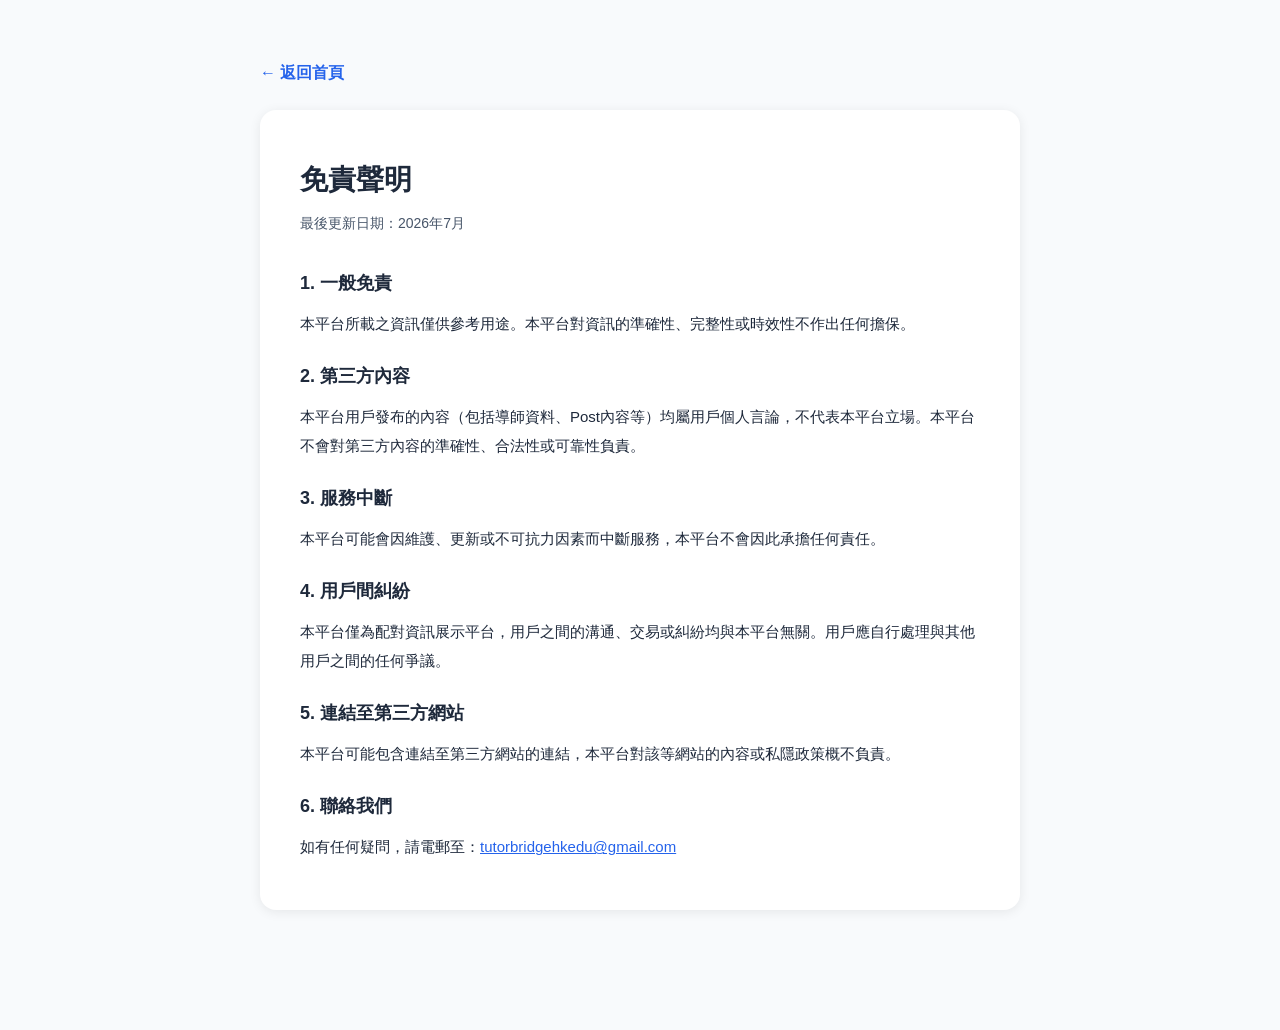
<file: disclaimer.html>
<!DOCTYPE html>
<html lang="zh-HK">
<head>
    <meta charset="UTF-8">
    <meta name="viewport" content="width=device-width, initial-scale=1.0">
    <title>免責聲明 — TutorBridgeHK</title>
    <link rel="stylesheet" href="style.css">
    <link rel="icon" type="image/png" sizes="32x32" href="tutorbridgehkicon3.png">
    <link rel="icon" type="image/png" sizes="16x16" href="tutorbridgehkicon3.png">
    <link rel="apple-touch-icon" sizes="180x180" href="tutorbridgehkicon3.png">
    <link rel="manifest" href="tutorbridgehkicon3.png">
    <style>
        .legal-page { max-width: 800px; margin: 60px auto; padding: 0 20px 60px; }
        .legal-page .back-link { display: inline-block; margin-bottom: 24px; color: var(--primary-color); text-decoration: none; font-weight: 600; }
        .legal-page .back-link:hover { text-decoration: underline; }
        .legal-page .legal-card { background: var(--white); padding: 48px 40px; border-radius: 16px; box-shadow: 0 2px 12px rgba(0,0,0,0.08); }
        .legal-page .legal-card h1 { font-size: 28px; color: var(--gray-800); margin-bottom: 8px; }
        .legal-page .legal-card .last-updated { color: var(--gray-600); font-size: 14px; margin-bottom: 32px; }
        .legal-page .legal-card h2 { font-size: 18px; color: var(--gray-800); margin: 24px 0 12px; }
        .legal-page .legal-card p, .legal-page .legal-card li { color: var(--gray-700); line-height: 1.9; font-size: 15px; }
        .legal-page .legal-card ul { padding-left: 24px; margin: 8px 0 16px; }
        @media (max-width: 600px) { .legal-page .legal-card { padding: 28px 20px; } .legal-page .legal-card h1 { font-size: 22px; } }
    </style>
</head>
<body>
    <div class="legal-page">
        <a href="index.html" class="back-link">← 返回首頁</a>
        <div class="legal-card">
            <h1>免責聲明</h1>
            <p class="last-updated">最後更新日期：2026年7月</p>

            <h2>1. 一般免責</h2>
            <p>本平台所載之資訊僅供參考用途。本平台對資訊的準確性、完整性或時效性不作出任何擔保。</p>

            <h2>2. 第三方內容</h2>
            <p>本平台用戶發布的內容（包括導師資料、Post內容等）均屬用戶個人言論，不代表本平台立場。本平台不會對第三方內容的準確性、合法性或可靠性負責。</p>

            <h2>3. 服務中斷</h2>
            <p>本平台可能會因維護、更新或不可抗力因素而中斷服務，本平台不會因此承擔任何責任。</p>

            <h2>4. 用戶間糾紛</h2>
            <p>本平台僅為配對資訊展示平台，用戶之間的溝通、交易或糾紛均與本平台無關。用戶應自行處理與其他用戶之間的任何爭議。</p>

            <h2>5. 連結至第三方網站</h2>
            <p>本平台可能包含連結至第三方網站的連結，本平台對該等網站的內容或私隱政策概不負責。</p>

            <h2>6. 聯絡我們</h2>
            <p>如有任何疑問，請電郵至：<a href="mailto:tutorbridgehkedu@gmail.com" style="color: var(--primary-color);">tutorbridgehkedu@gmail.com</a></p>
        </div>
    </div>
</body>
</html>
</file>
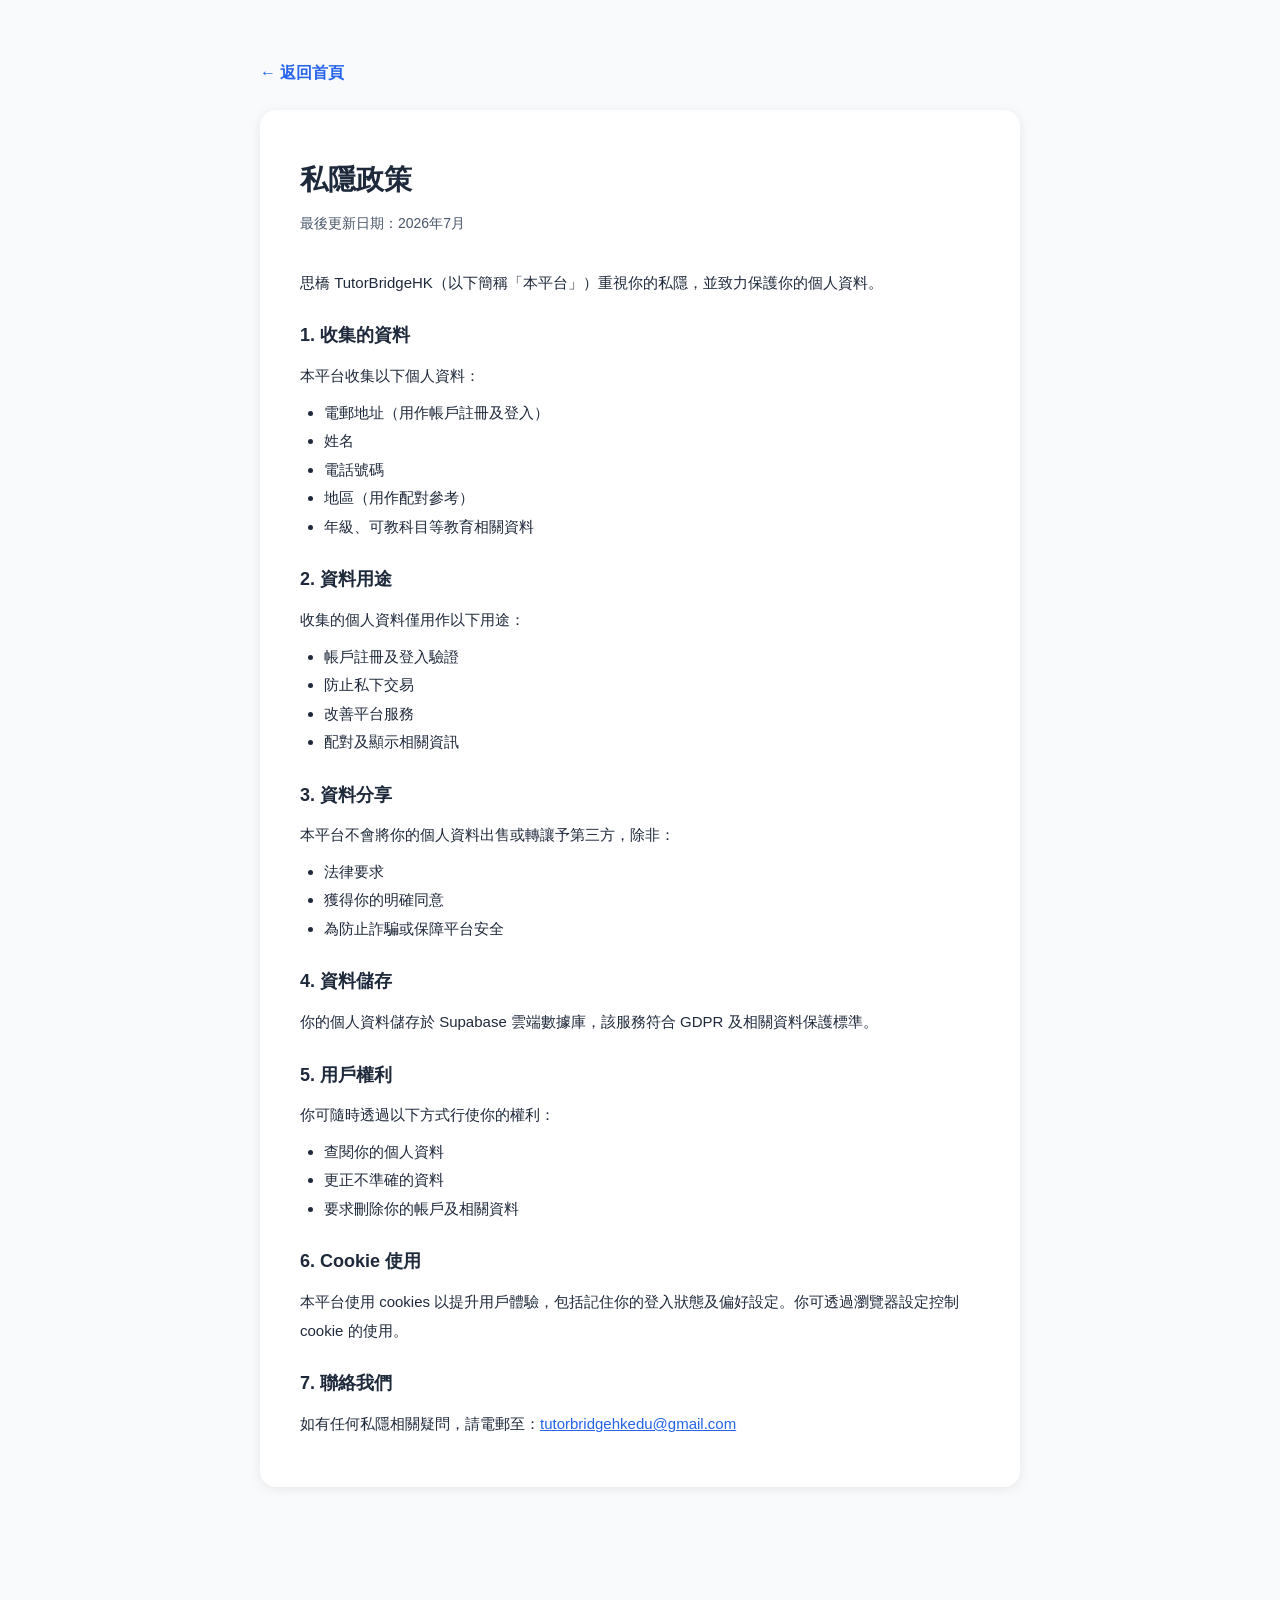
<file: privacy.html>
<!DOCTYPE html>
<html lang="zh-HK">
<head>
    <meta charset="UTF-8">
    <meta name="viewport" content="width=device-width, initial-scale=1.0">
    <title>私隱政策 — TutorBridgeHK</title>
    <link rel="stylesheet" href="style.css">
    <link rel="icon" type="image/png" sizes="32x32" href="tutorbridgehkicon3.png">
    <link rel="icon" type="image/png" sizes="16x16" href="tutorbridgehkicon3.png">
    <link rel="apple-touch-icon" sizes="180x180" href="tutorbridgehkicon3.png">
    <link rel="manifest" href="tutorbridgehkicon3.png">
    <style>
        .legal-page { max-width: 800px; margin: 60px auto; padding: 0 20px 60px; }
        .legal-page .back-link { display: inline-block; margin-bottom: 24px; color: var(--primary-color); text-decoration: none; font-weight: 600; }
        .legal-page .back-link:hover { text-decoration: underline; }
        .legal-page .legal-card { background: var(--white); padding: 48px 40px; border-radius: 16px; box-shadow: 0 2px 12px rgba(0,0,0,0.08); }
        .legal-page .legal-card h1 { font-size: 28px; color: var(--gray-800); margin-bottom: 8px; }
        .legal-page .legal-card .last-updated { color: var(--gray-600); font-size: 14px; margin-bottom: 32px; }
        .legal-page .legal-card h2 { font-size: 18px; color: var(--gray-800); margin: 24px 0 12px; }
        .legal-page .legal-card p, .legal-page .legal-card li { color: var(--gray-700); line-height: 1.9; font-size: 15px; }
        .legal-page .legal-card ul { padding-left: 24px; margin: 8px 0 16px; }
        @media (max-width: 600px) { .legal-page .legal-card { padding: 28px 20px; } .legal-page .legal-card h1 { font-size: 22px; } }
    </style>
</head>
<body>
    <div class="legal-page">
        <a href="index.html" class="back-link">← 返回首頁</a>
        <div class="legal-card">
            <h1>私隱政策</h1>
            <p class="last-updated">最後更新日期：2026年7月</p>

            <p>思橋 TutorBridgeHK（以下簡稱「本平台」）重視你的私隱，並致力保護你的個人資料。</p>

            <h2>1. 收集的資料</h2>
            <p>本平台收集以下個人資料：</p>
            <ul>
                <li>電郵地址（用作帳戶註冊及登入）</li>
                <li>姓名</li>
                <li>電話號碼</li>
                <li>地區（用作配對參考）</li>
                <li>年級、可教科目等教育相關資料</li>
            </ul>

            <h2>2. 資料用途</h2>
            <p>收集的個人資料僅用作以下用途：</p>
            <ul>
                <li>帳戶註冊及登入驗證</li>
                <li>防止私下交易</li>
                <li>改善平台服務</li>
                <li>配對及顯示相關資訊</li>
            </ul>

            <h2>3. 資料分享</h2>
            <p>本平台不會將你的個人資料出售或轉讓予第三方，除非：</p>
            <ul>
                <li>法律要求</li>
                <li>獲得你的明確同意</li>
                <li>為防止詐騙或保障平台安全</li>
            </ul>

            <h2>4. 資料儲存</h2>
            <p>你的個人資料儲存於 Supabase 雲端數據庫，該服務符合 GDPR 及相關資料保護標準。</p>

            <h2>5. 用戶權利</h2>
            <p>你可隨時透過以下方式行使你的權利：</p>
            <ul>
                <li>查閱你的個人資料</li>
                <li>更正不準確的資料</li>
                <li>要求刪除你的帳戶及相關資料</li>
            </ul>

            <h2>6. Cookie 使用</h2>
            <p>本平台使用 cookies 以提升用戶體驗，包括記住你的登入狀態及偏好設定。你可透過瀏覽器設定控制 cookie 的使用。</p>

            <h2>7. 聯絡我們</h2>
            <p>如有任何私隱相關疑問，請電郵至：<a href="mailto:tutorbridgehkedu@gmail.com" style="color: var(--primary-color);">tutorbridgehkedu@gmail.com</a></p>
        </div>
    </div>
</body>
</html>
</file>
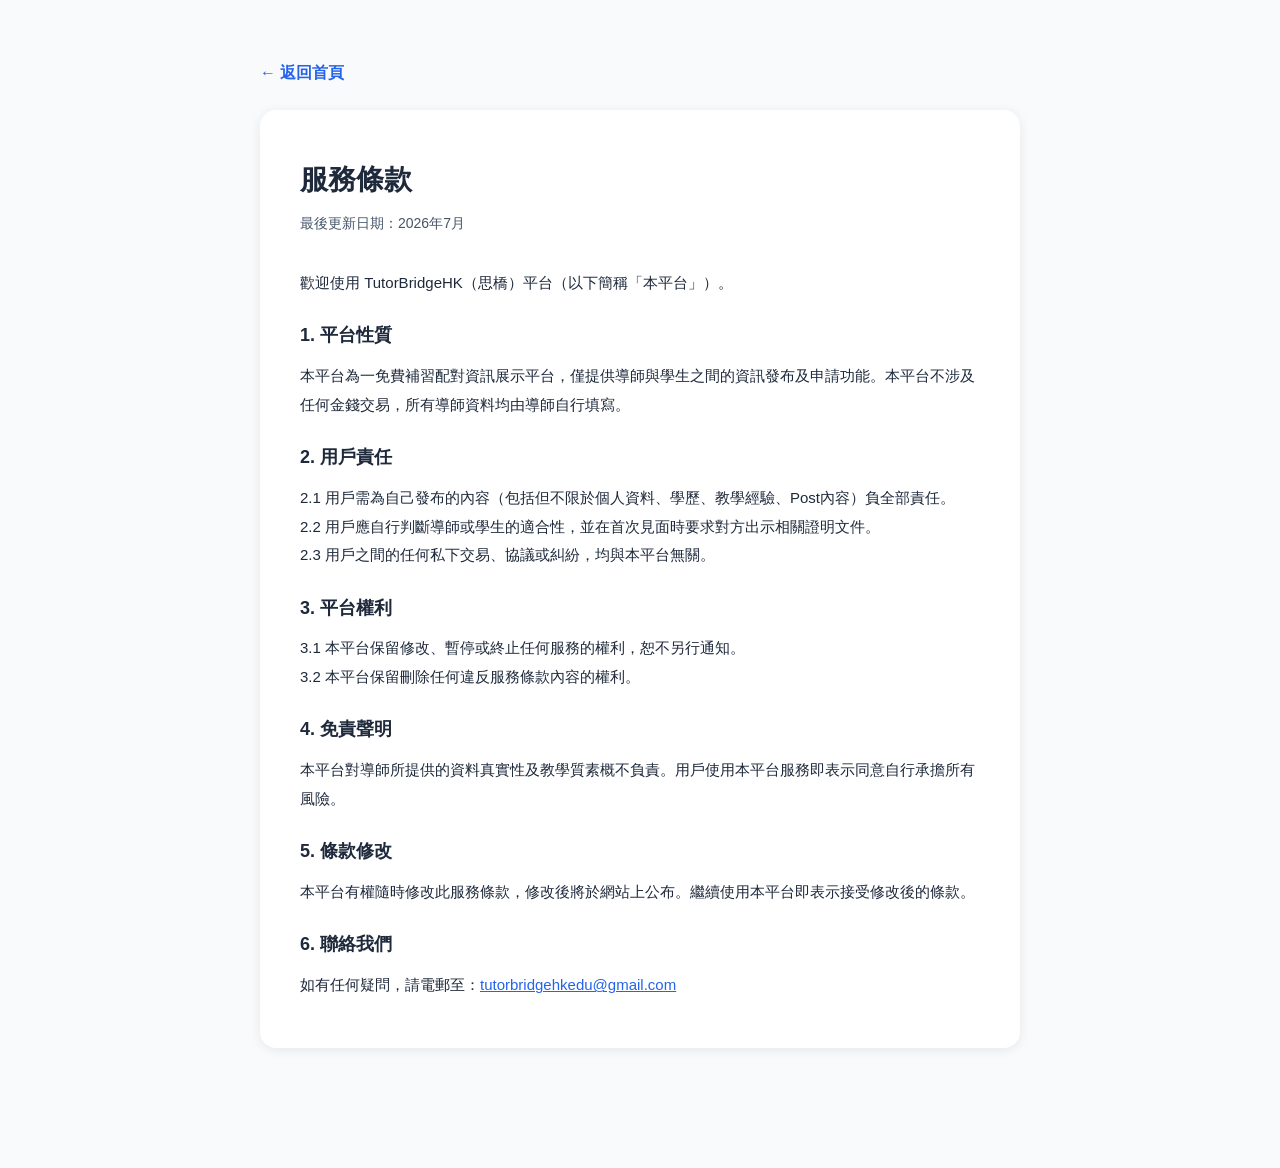
<file: terms.html>
<!DOCTYPE html>
<html lang="zh-HK">
<head>
    <meta charset="UTF-8">
    <meta name="viewport" content="width=device-width, initial-scale=1.0">
    <title>服務條款 — TutorBridgeHK</title>
    <link rel="stylesheet" href="style.css">
    <link rel="icon" type="image/png" sizes="32x32" href="tutorbridgehkicon3.png">
    <link rel="icon" type="image/png" sizes="16x16" href="tutorbridgehkicon3.png">
    <link rel="apple-touch-icon" sizes="180x180" href="tutorbridgehkicon3.png">
    <link rel="manifest" href="tutorbridgehkicon3.png">
    <style>
        .legal-page {
            max-width: 800px;
            margin: 60px auto;
            padding: 0 20px 60px;
        }
        .legal-page .back-link {
            display: inline-block;
            margin-bottom: 24px;
            color: var(--primary-color);
            text-decoration: none;
            font-weight: 600;
        }
        .legal-page .back-link:hover {
            text-decoration: underline;
        }
        .legal-page .legal-card {
            background: var(--white);
            padding: 48px 40px;
            border-radius: 16px;
            box-shadow: 0 2px 12px rgba(0,0,0,0.08);
        }
        .legal-page .legal-card h1 {
            font-size: 28px;
            color: var(--gray-800);
            margin-bottom: 8px;
        }
        .legal-page .legal-card .last-updated {
            color: var(--gray-600);
            font-size: 14px;
            margin-bottom: 32px;
        }
        .legal-page .legal-card h2 {
            font-size: 18px;
            color: var(--gray-800);
            margin: 24px 0 12px;
        }
        .legal-page .legal-card p, .legal-page .legal-card li {
            color: var(--gray-700);
            line-height: 1.9;
            font-size: 15px;
        }
        .legal-page .legal-card ul {
            padding-left: 24px;
            margin: 8px 0 16px;
        }
        .legal-page .legal-card ul li {
            margin-bottom: 4px;
        }
        @media (max-width: 600px) {
            .legal-page .legal-card {
                padding: 28px 20px;
            }
            .legal-page .legal-card h1 {
                font-size: 22px;
            }
        }
    </style>
</head>
<body>
    <div class="legal-page">
        <a href="index.html" class="back-link">← 返回首頁</a>
        <div class="legal-card">
            <h1>服務條款</h1>
            <p class="last-updated">最後更新日期：2026年7月</p>

            <p>歡迎使用 TutorBridgeHK（思橋）平台（以下簡稱「本平台」）。</p>

            <h2>1. 平台性質</h2>
            <p>本平台為一免費補習配對資訊展示平台，僅提供導師與學生之間的資訊發布及申請功能。本平台不涉及任何金錢交易，所有導師資料均由導師自行填寫。</p>

            <h2>2. 用戶責任</h2>
            <p>2.1 用戶需為自己發布的內容（包括但不限於個人資料、學歷、教學經驗、Post內容）負全部責任。</p>
            <p>2.2 用戶應自行判斷導師或學生的適合性，並在首次見面時要求對方出示相關證明文件。</p>
            <p>2.3 用戶之間的任何私下交易、協議或糾紛，均與本平台無關。</p>

            <h2>3. 平台權利</h2>
            <p>3.1 本平台保留修改、暫停或終止任何服務的權利，恕不另行通知。</p>
            <p>3.2 本平台保留刪除任何違反服務條款內容的權利。</p>

            <h2>4. 免責聲明</h2>
            <p>本平台對導師所提供的資料真實性及教學質素概不負責。用戶使用本平台服務即表示同意自行承擔所有風險。</p>

            <h2>5. 條款修改</h2>
            <p>本平台有權隨時修改此服務條款，修改後將於網站上公布。繼續使用本平台即表示接受修改後的條款。</p>

            <h2>6. 聯絡我們</h2>
            <p>如有任何疑問，請電郵至：<a href="mailto:tutorbridgehkedu@gmail.com" style="color: var(--primary-color);">tutorbridgehkedu@gmail.com</a></p>
        </div>
    </div>
</body>
</html>
</file>
<file: style.css>
* { margin: 0; padding: 0; box-sizing: border-box; }
:root {
    --primary-color: #2563EB;
    --primary-hover: #1D4ED8;
    --secondary-color: #64748B;
    --background-color: #F8FAFC;
    --white: #FFFFFF;
    --gray-100: #F1F5F9;
    --gray-200: #E2E8F0;
    --gray-300: #CBD5E1;
    --gray-600: #475569;
    --gray-800: #1E293B;
    --success-color: #10B981;
    --danger-color: #EF4444;
    --warning-color: #F59E0B;
}
body {
    font-family: -apple-system, BlinkMacSystemFont, 'Segoe UI', 'PingFang SC', 'Hiragino Sans GB', 'Microsoft YaHei', sans-serif;
    background-color: var(--background-color);
    color: var(--gray-800);
    line-height: 1.6;
}
.container { max-width: 1200px; margin: 0 auto; padding: 0 20px; }
header { background: var(--white); box-shadow: 0 1px 3px rgba(0,0,0,0.1); position: sticky; top: 0; z-index: 100; }
.header-content { display: flex; justify-content: space-between; align-items: center; padding: 16px 0; }
.logo { font-size: 24px; font-weight: 700; color: var(--primary-color); cursor: pointer; display: flex; align-items: center; gap: 8px; text-decoration: none; }
.nav-links { display: flex; gap: 24px; align-items: center; }
.nav-link { color: var(--gray-600); text-decoration: none; cursor: pointer; transition: color 0.3s ease; font-weight: 500; }
.nav-link:hover { color: var(--primary-color); }
.btn { padding: 10px 20px; border-radius: 8px; border: none; cursor: pointer; font-weight: 600; transition: all 0.3s ease; font-size: 14px; display: inline-flex; align-items: center; gap: 8px; }
.btn-primary { background: var(--primary-color); color: var(--white); }
.btn-primary:hover { background: var(--primary-hover); transform: translateY(-2px); box-shadow: 0 4px 12px rgba(37,99,235,0.4); }
.btn-secondary { background: var(--white); color: var(--primary-color); border: 2px solid var(--primary-color); }
.btn-secondary:hover { background: var(--primary-color); color: var(--white); }
.btn-small { padding: 6px 12px; font-size: 12px; }
.btn-danger { background: var(--danger-color); color: var(--white); }
.btn-danger:hover { background: #DC2626; }
.btn-logout { background: transparent; color: var(--danger-color); border: 2px solid var(--danger-color); padding: 8px 16px; }
.btn-logout:hover { background: var(--danger-color); color: var(--white); }
.hero { background: linear-gradient(135deg, #2563EB 0%, #1D4ED8 100%); color: var(--white); padding: 60px 0; text-align: center; }
.hero h1 { font-size: 36px; margin-bottom: 12px; }
.hero-subtitle { font-size: 18px; opacity: 0.9; margin-bottom: 8px; }
.main-content { padding: 40px 0; min-height: 60vh; }
.search-section { background: var(--white); padding: 24px; border-radius: 12px; box-shadow: 0 2px 8px rgba(0,0,0,0.08); margin-bottom: 24px; }
.filter-grid { display: grid; grid-template-columns: repeat(auto-fit, minmax(200px, 1fr)); gap: 16px; }
.form-group { display: flex; flex-direction: column; gap: 8px; margin-bottom: 20px; }
.create-post-form .form-group { margin-bottom: 24px; }
.form-group label { font-weight: 600; color: var(--gray-600); font-size: 14px; }
.form-control { padding: 12px; border: 2px solid var(--gray-200); border-radius: 8px; font-size: 14px; transition: border-color 0.3s ease; }
.form-control:focus { outline: none; border-color: var(--primary-color); }
.posts-grid { display: grid; gap: 16px; }
.tutors-grid { display: grid; gap: 20px; grid-template-columns: repeat(auto-fill, minmax(300px, 1fr)); }
.post-card { background: var(--white); padding: 20px; border-radius: 12px; box-shadow: 0 2px 8px rgba(0,0,0,0.08); transition: all 0.3s ease; cursor: pointer; }
.post-card:hover { transform: translateY(-4px); box-shadow: 0 8px 24px rgba(0,0,0,0.12); }
.tutor-card { background: var(--white); padding: 24px; border-radius: 16px; box-shadow: 0 2px 12px rgba(0,0,0,0.08); transition: all 0.3s ease; cursor: pointer; display: flex; flex-direction: column; }
.tutor-card:hover { transform: translateY(-6px); box-shadow: 0 12px 32px rgba(0,0,0,0.15); }
.tutor-avatar { width: 100px; height: 100px; border-radius: 50%; object-fit: cover; background: var(--primary-color); display: flex; align-items: center; justify-content: center; font-size: 36px; font-weight: 700; color: white; margin: 0 auto 16px; }
.tutor-name { font-size: 20px; font-weight: 700; text-align: center; margin-bottom: 4px; }
.tutor-id { color: var(--primary-color); font-weight: 600; text-align: center; margin-bottom: 12px; }
.tutor-details { display: grid; gap: 8px; margin: 12px 0; }
.tutor-detail-item { display: flex; gap: 8px; align-items: flex-start; font-size: 14px; }
.tutor-detail-label { font-weight: 600; color: var(--gray-600); min-width: 70px; }
.tutor-detail-value { color: var(--gray-800); }
.post-header { display: flex; justify-content: space-between; align-items: flex-start; margin-bottom: 12px; }
.post-title { font-size: 18px; font-weight: 700; color: var(--gray-800); flex: 1; word-wrap: break-word; overflow-wrap: break-word; word-break: break-word; }
.post-tag { padding: 4px 12px; border-radius: 16px; font-size: 12px; font-weight: 600; }
.tag-tutor { background: #DBEAFE; color: #1E40AF; }
.tag-student { background: #D1FAE5; color: #065F46; }
.tag-subject { background: var(--gray-200); color: var(--gray-600); }
.post-meta { display: flex; gap: 16px; flex-wrap: wrap; margin-bottom: 12px; word-wrap: break-word; overflow-wrap: break-word; }
.meta-item { display: flex; align-items: center; gap: 4px; color: var(--gray-600); font-size: 14px; }
.post-description { color: var(--gray-600); font-size: 14px; margin-bottom: 12px; word-wrap: break-word; overflow-wrap: break-word; word-break: break-word; }
.post-footer { display: flex; justify-content: space-between; align-items: center; padding-top: 12px; border-top: 1px solid var(--gray-200); }
.post-author { color: var(--gray-600); font-size: 13px; }
.post-actions { display: flex; gap: 8px; }
.post-detail { background: var(--white); padding: 32px; border-radius: 12px; box-shadow: 0 2px 8px rgba(0,0,0,0.08); }
.detail-header { margin-bottom: 24px; padding-bottom: 24px; border-bottom: 1px solid var(--gray-200); }
.detail-title { font-size: 28px; font-weight: 700; margin-bottom: 12px; }
.detail-meta { display: flex; gap: 24px; flex-wrap: wrap; margin-bottom: 16px; }
.disclaimer { background: #FEF3C7; border-left: 4px solid var(--warning-color); padding: 12px 16px; margin-bottom: 24px; border-radius: 0 8px 8px 0; font-size: 13px; color: #92400E; }
.modal-overlay { position: fixed; top: 0; left: 0; right: 0; bottom: 0; background: rgba(0,0,0,0.5); display: flex; align-items: center; justify-content: center; z-index: 1000; opacity: 0; visibility: hidden; transition: all 0.3s ease; }
.modal-overlay.active { opacity: 1; visibility: visible; }
.modal { background: var(--white); border-radius: 16px; max-width: 500px; width: 90%; max-height: 90vh; overflow-y: auto; transform: scale(0.9); transition: transform 0.3s ease; }
.modal-overlay.active .modal { transform: scale(1); }
.modal-header { padding: 24px; border-bottom: 1px solid var(--gray-200); display: flex; justify-content: space-between; align-items: center; }
.modal-title { font-size: 20px; font-weight: 700; }
.modal-close { background: none; border: none; font-size: 24px; cursor: pointer; color: var(--gray-600); }
.modal-body { padding: 24px; }
.modal-footer { padding: 24px; border-top: 1px solid var(--gray-200); display: flex; gap: 12px; justify-content: flex-end; }
.auth-container { max-width: 400px; margin: 0 auto; padding: 40px 0; }
.auth-card { background: var(--white); padding: 32px; border-radius: 16px; box-shadow: 0 4px 16px rgba(0,0,0,0.1); }
.auth-tabs { display: flex; margin-bottom: 24px; border-bottom: 2px solid var(--gray-200); }
.auth-tab { flex: 1; padding: 12px; text-align: center; cursor: pointer; font-weight: 600; color: var(--gray-600); border-bottom: 3px solid transparent; transition: all 0.3s ease; }
.auth-tab.active { color: var(--primary-color); border-bottom-color: var(--primary-color); }
.auth-form { display: none; }
.auth-form.active { display: block; }
.form-row { display: grid; grid-template-columns: 1fr 1fr; gap: 12px; }
.profile-container { display: grid; gap: 24px; }
.profile-card { background: var(--white); padding: 32px; border-radius: 16px; box-shadow: 0 2px 8px rgba(0,0,0,0.08); }
.profile-header { display: flex; gap: 24px; align-items: center; margin-bottom: 24px; }
.profile-avatar { width: 100px; height: 100px; background: var(--primary-color); color: var(--white); border-radius: 50%; display: flex; align-items: center; justify-content: center; font-size: 36px; font-weight: 700; object-fit: cover; }
.profile-info h2 { font-size: 24px; margin-bottom: 8px; }
.rating { display: flex; gap: 4px; color: var(--warning-color); }
.profile-details { display: grid; grid-template-columns: repeat(auto-fit, minmax(200px, 1fr)); gap: 16px; }
.detail-item { padding: 16px; background: var(--gray-100); border-radius: 8px; overflow: hidden; max-width: 100%; }
.detail-label { font-size: 12px; color: var(--gray-600); margin-bottom: 4px; }
.detail-value { font-weight: 600; word-wrap: break-word; overflow-wrap: break-word; word-break: break-all; line-height: 1.5; max-width: 100%; display: block; font-size: 14px; }
.messages-container { display: grid; gap: 12px; }
.message-card { background: var(--white); padding: 16px; border-radius: 12px; box-shadow: 0 2px 8px rgba(0,0,0,0.08); display: flex; gap: 16px; }
.message-card.unread { border-left: 4px solid var(--primary-color); }
.message-avatar { width: 48px; height: 48px; background: var(--primary-color); color: var(--white); border-radius: 50%; display: flex; align-items: center; justify-content: center; font-weight: 600; flex-shrink: 0; }
.message-content { flex: 1; }
.message-header { display: flex; justify-content: space-between; margin-bottom: 8px; }
.message-sender { font-weight: 600; }
.message-time { font-size: 12px; color: var(--gray-600); }
.message-text { color: var(--gray-600); }
.create-post-container { max-width: 700px; margin: 0 auto; }
.post-type-selector { display: flex; gap: 16px; margin-bottom: 24px; }
.type-option { flex: 1; padding: 20px; border: 3px solid var(--gray-200); border-radius: 12px; text-align: center; cursor: pointer; transition: all 0.3s ease; }
.type-option:hover { border-color: var(--primary-color); }
.type-option.active { border-color: var(--primary-color); background: #DBEAFE; }
.type-option.disabled { opacity: 0.5; cursor: not-allowed; }
.tabs-container { display: flex; gap: 8px; margin-bottom: 24px; }
.tab { padding: 12px 24px; border-radius: 8px; cursor: pointer; font-weight: 600; color: var(--gray-600); background: var(--white); border: 2px solid var(--gray-200); transition: all 0.3s ease; }
.tab:hover { border-color: var(--primary-color); color: var(--primary-color); }
.tab.active { background: var(--primary-color); color: var(--white); border-color: var(--primary-color); }
.tab-count { background: rgba(255,255,255,0.2); padding: 2px 8px; border-radius: 10px; font-size: 12px; margin-left: 8px; }
.tab:not(.active) .tab-count { background: var(--gray-200); color: var(--gray-600); }
footer { background: var(--gray-800); color: var(--white); padding: 40px 0; margin-top: 60px; }
.footer-content { display: grid; gap: 24px; }
.footer-disclaimer { font-size: 13px; line-height: 1.8; opacity: 0.9; }
.footer-bottom { border-top: 1px solid rgba(255,255,255,0.1); padding-top: 24px; text-align: center; font-size: 14px; opacity: 0.7; }
.toast-container { position: fixed; top: 20px; right: 20px; z-index: 2000; display: flex; flex-direction: column; gap: 12px; }
.toast { padding: 16px 24px; border-radius: 8px; color: var(--white); font-weight: 600; box-shadow: 0 4px 12px rgba(0,0,0,0.15); animation: slideIn 0.3s ease; }
.toast.success { background: var(--success-color); }
.toast.error { background: var(--danger-color); }
.toast.warning { background: var(--warning-color); }
@keyframes slideIn { from { transform: translateX(100%); opacity: 0; } to { transform: translateX(0); opacity: 1; } }
.empty-state { text-align: center; padding: 60px 20px; color: var(--gray-600); }
.empty-state-icon { font-size: 64px; margin-bottom: 16px; }
.star-rating { display: flex; gap: 8px; font-size: 24px; }
.star { cursor: pointer; color: var(--gray-300); transition: color 0.2s; }
.star.active, .star:hover { color: var(--warning-color); }
.user-greeting { color: var(--primary-color); font-weight: 600; }

@media (max-width: 768px) {
    .header-content { flex-direction: column; gap: 12px; }
    .nav-links { flex-wrap: wrap; justify-content: center; gap: 16px; }
    .nav-link { font-size: 14px; }
    .hero h1 { font-size: 24px; }
    .hero-subtitle { font-size: 14px; }
    .profile-header { flex-direction: column; text-align: center; }
    .form-row { grid-template-columns: 1fr; }
    .post-type-selector { flex-direction: column; }
    .tabs-container { flex-wrap: wrap; }
    .tab { padding: 10px 16px; font-size: 14px; }
    .tutors-grid { grid-template-columns: 1fr; }
}
</file>
